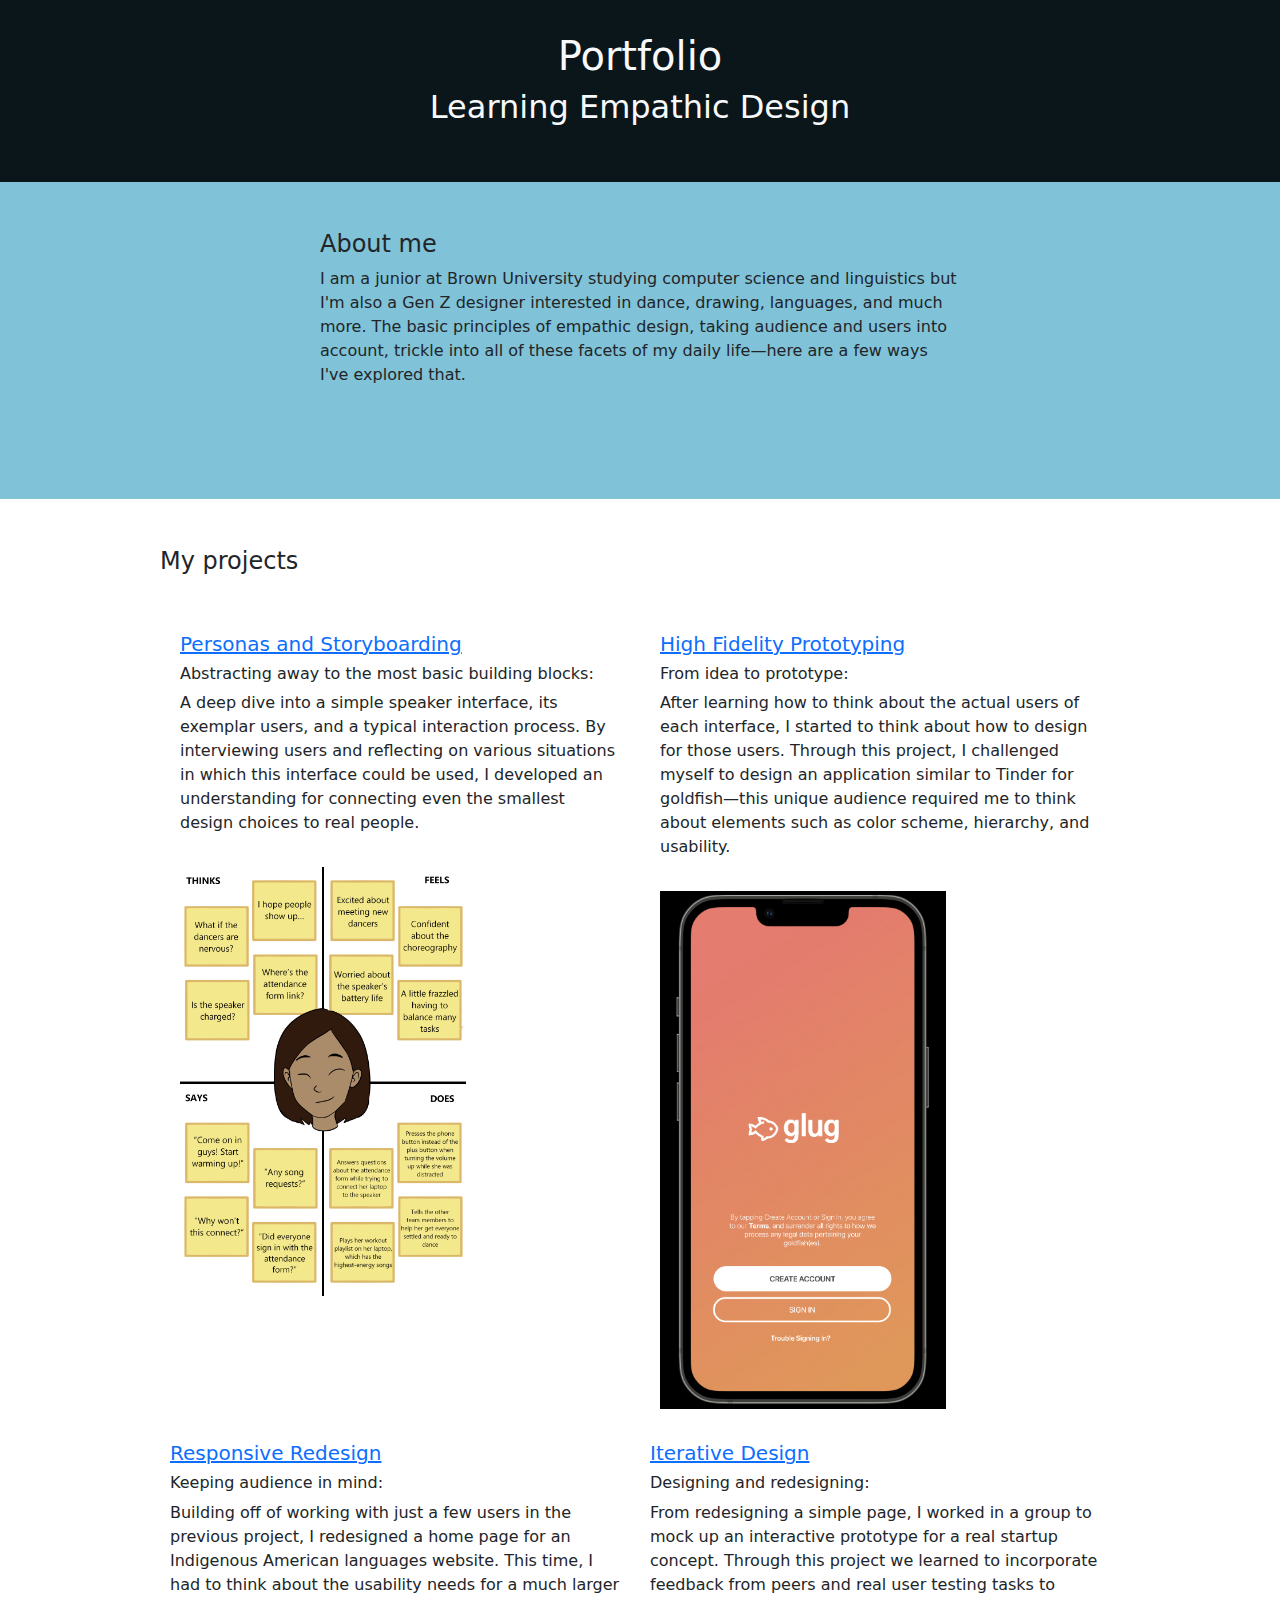
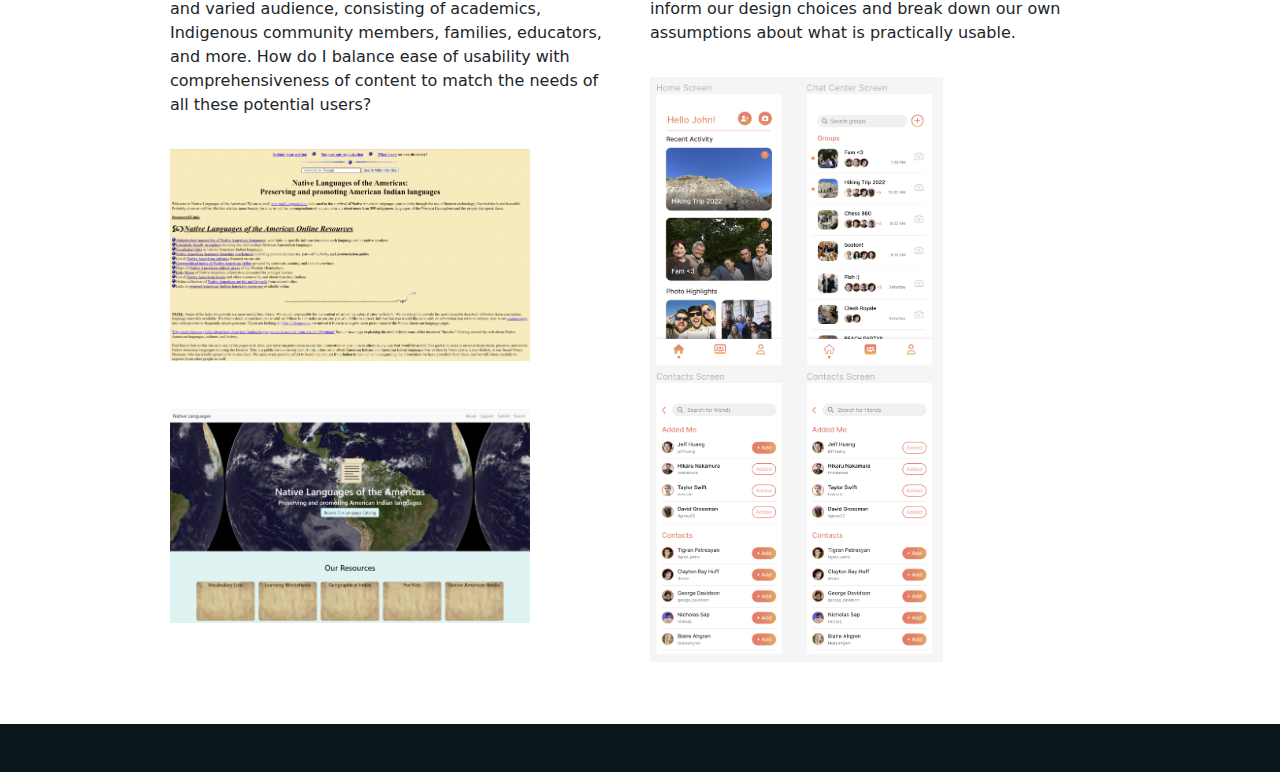
<file: index.html>
<!DOCTYPE html>
<!--basic setup template adapted from the bootstrap live coding video-->
<html lang="en">
<head> 
    <meta charset="utf-8">
    <meta name="viewport" content="width=device-width, initial-scale=1">
<link rel="stylesheet" href="bootstrap.css">
<link rel="stylesheet" href="style.css">
<title>Final Portfolio</title>
</head>
<body>
    <div id="main" class="main project d-flex flex-column justify-content-center align-items-center">
        <h1 class="text-light">Portfolio</h1>
        <h2 class="text-light subtitle">Learning Empathic Design</h2>
        <div class="about text project d-flex flex-column">
            <h4>About me</h4>
            <p class="text project">
                I am a junior at Brown University studying computer science and linguistics but I'm also a Gen Z designer interested in dance, drawing, languages, and much more. The basic principles of empathic design, taking audience and users into account, trickle into all of these facets of my daily life—here are a few ways I've explored that.
            </p>
        </div>

    <div class="projectsection">
        <!--<div class="project d-flex flex-column">-->
            <h4 class="text project">My projects</h4>
        <!--</div>-->
        <div class="text" style="display: flex;">
                <div style="width: 50%; padding: 0px 20px 0px 20px;">   
                    <a href="personas.html">
                        <h5>Personas and Storyboarding</h5>
                    </a>
                    <h6>Abstracting away to the most basic building blocks:</h6>
                    <p>A deep dive into a simple speaker interface, its exemplar users, and a typical interaction process. By interviewing users and reflecting on various situations in which this interface could be used, I developed an understanding for connecting even the smallest design choices to real people.</p>
                    <img src="images/000.png" alt="persona image" class="flexpersonas image2">
                </div>
                <div style="width: 50%; padding: 0px 20px 0px 20px;"> 
                    <a href="hifi.html">
                        <h5>High Fidelity Prototyping</h5>
                    </a>
                    <h6>From idea to prototype:</h6>
                    <p>After learning how to think about the actual users of each interface, I started to think about how to design for those users. Through this project, I challenged myself to design an application similar to Tinder for goldfish—this unique audience required me to think about elements such as color scheme, hierarchy, and usability.</p>
                    <img src="images/glug.png" alt="hi-fi prototype image" class="flexpersonas image2">
                </div>
            </div>
            <div class="text" style="display: flex;">
                <div style="width: 50%; padding: 0px 20px 30px 10px;">
                    <a href="redesign.html">
                        <h5>Responsive Redesign</h5>
                    </a>
                    <h6>Keeping audience in mind:</h6>
                    <p>Building off of working with just a few users in the previous project, I redesigned a home page for an Indigenous American languages website. This time, I had to think about the usability needs for a much larger and varied audience, consisting of academics, Indigenous community members, families, educators, and more. How do I balance ease of usability with comprehensiveness of content to match the needs of all these potential users?</p>
                    <img src="images/ogscreenshot.png" alt="before of redesign" class="flexpersonas image3">
                    <img src="images/00.png" alt="after of redesign" class="flexpersonas image3">

                </div>
                <div style="width: 50%; padding: 0px 20px 30px 10px;">
                    <a href="iterative.html">
                        <h5>Iterative Design</h5>
                    </a>
                    <h6>Designing and redesigning:</h6>
                    <p>From redesigning a simple page, I worked in a group to mock up an interactive prototype for a real startup concept. Through this project we learned to incorporate feedback from peers and real user testing tasks to inform our design choices and break down our own assumptions about what is practically usable.</p>
                    <img src="images/iterative.png" alt="figma screenshot" class="flexpersonas image2">
                </div>
            </div>
        </div>
    </div>
</body>
</html>
</file>
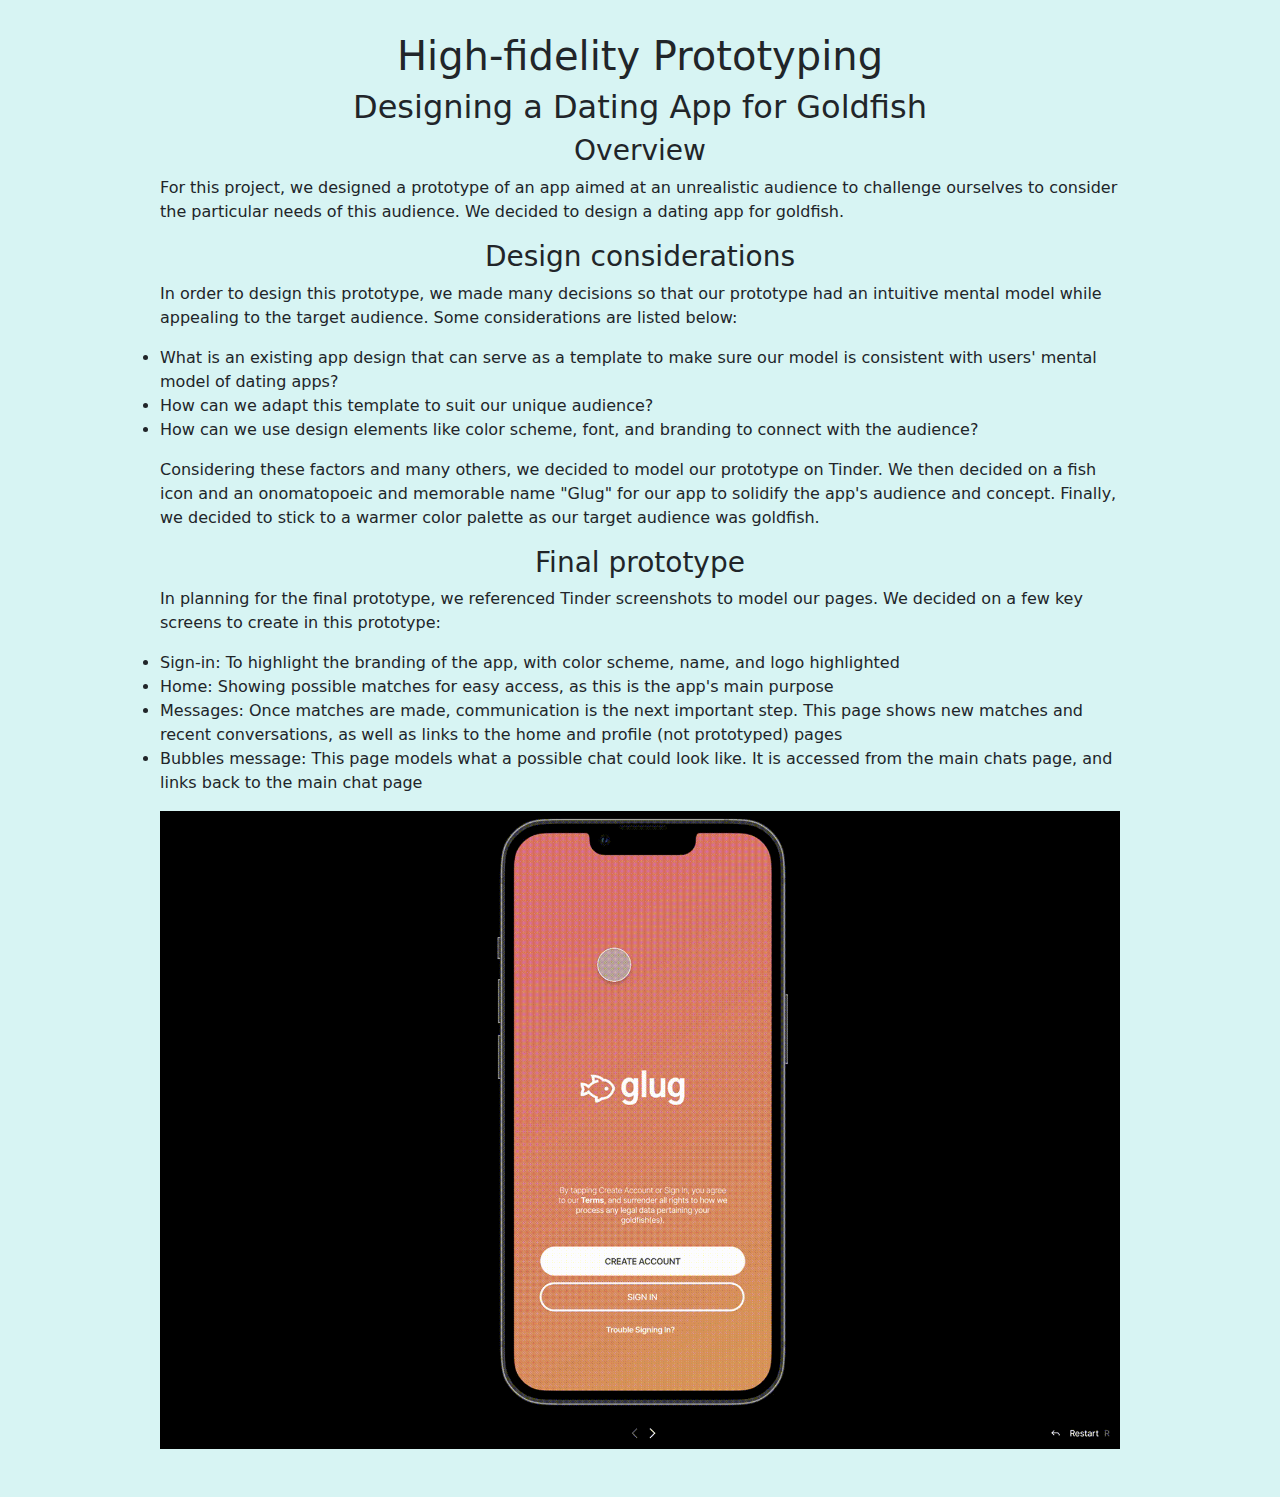
<file: hifi.html>
<!DOCTYPE html>
<!--basic setup template adapted from the bootstrap live coding video-->
<html lang="en">
<head> 
    <meta charset="utf-8">
    <meta name="viewport" content="width=device-width, initial-scale=1">
<link rel="stylesheet" href="bootstrap.css">
<link rel="stylesheet" href="style.css">
<title>High-fidelity Prototyping</title>
</head>
<body>
    <div id="hifi" class="hifi project">
        <div class="d-flex flex-column justify-content-center align-items-center">
            <h1>High-fidelity Prototyping</h1>
            <h2>Designing a Dating App for Goldfish</h2>
            <h3>Overview</h3>
            <p class="text">For this project, we designed a prototype of an app aimed at an unrealistic audience to challenge ourselves to consider the particular needs of this audience. We decided to design a dating app for goldfish.</p>
            <h3>Design considerations</h3>
            <p class="text">In order to design this prototype, we made many decisions so that our prototype had an intuitive mental model while appealing to the target audience. Some considerations are listed below:</p>
            <ul class="text">
                <li>What is an existing app design that can serve as a template to make sure our model is consistent with users' mental model of dating apps?</li>
                <li>How can we adapt this template to suit our unique audience?</li>
                <li>How can we use design elements like color scheme, font, and branding to connect with the audience?</li>
            </ul>
            <p class="text">Considering these factors and many others, we decided to model our prototype on Tinder. We then decided on a fish icon and an onomatopoeic and memorable name "Glug" for our app to solidify the app's audience and concept. Finally, we decided to stick to a warmer color palette as our target audience was goldfish.</p>
            <h3>Final prototype</h3>
            <p class="text">In planning for the final prototype, we referenced Tinder screenshots to model our pages. We decided on a few key screens to create in this prototype:</p>
            <ul class="text">
                <li>Sign-in: To highlight the branding of the app, with color scheme, name, and logo highlighted</li>
                <li>Home: Showing possible matches for easy access, as this is the app's main purpose</li>
                <li>Messages: Once matches are made, communication is the next important step. This page shows new matches and recent conversations, as well as links to the home and profile (not prototyped) pages</li>
                <li>Bubbles message: This page models what a possible chat could look like. It is accessed from the main chats page, and links back to the main chat page</li>
            </ul>
            <img src = "images/studio.gif" alt="Glug app demo" style="width: 60rem">
        </div>
    </div>
</body>
</html>
</file>
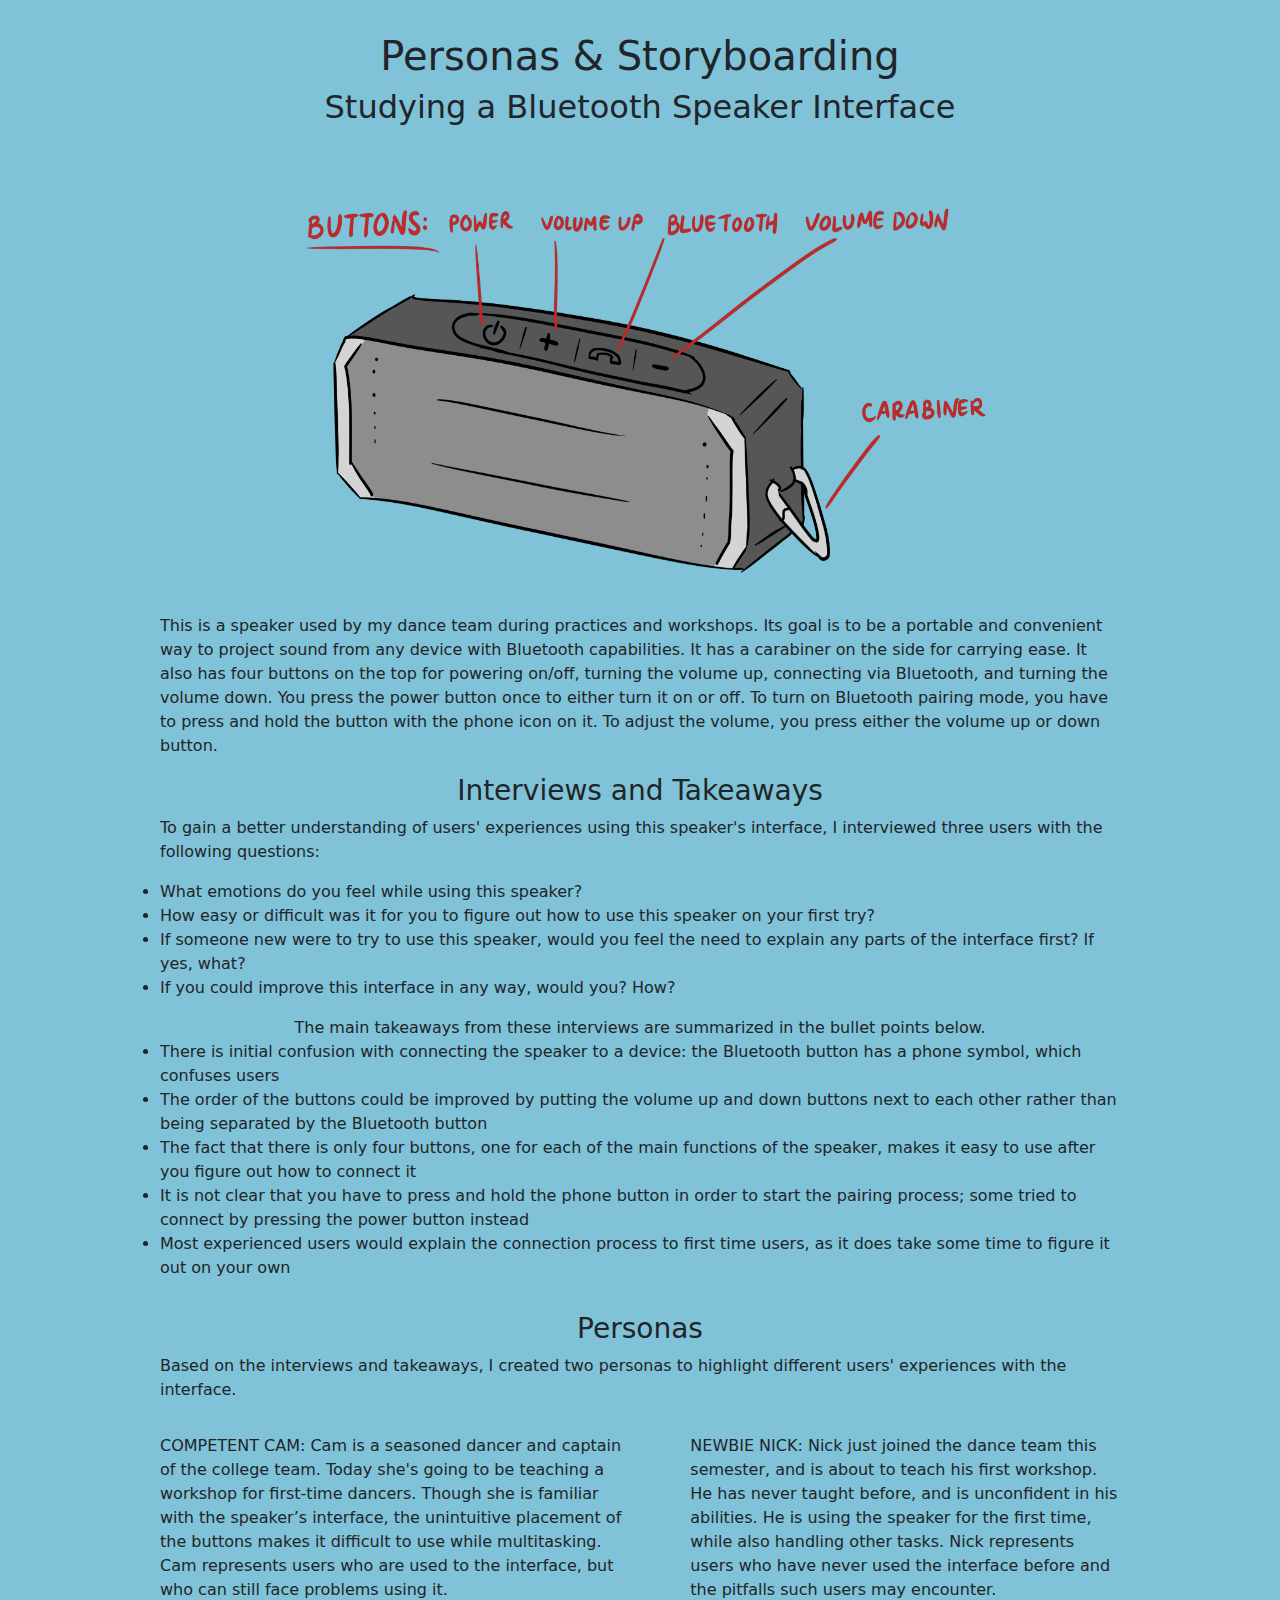
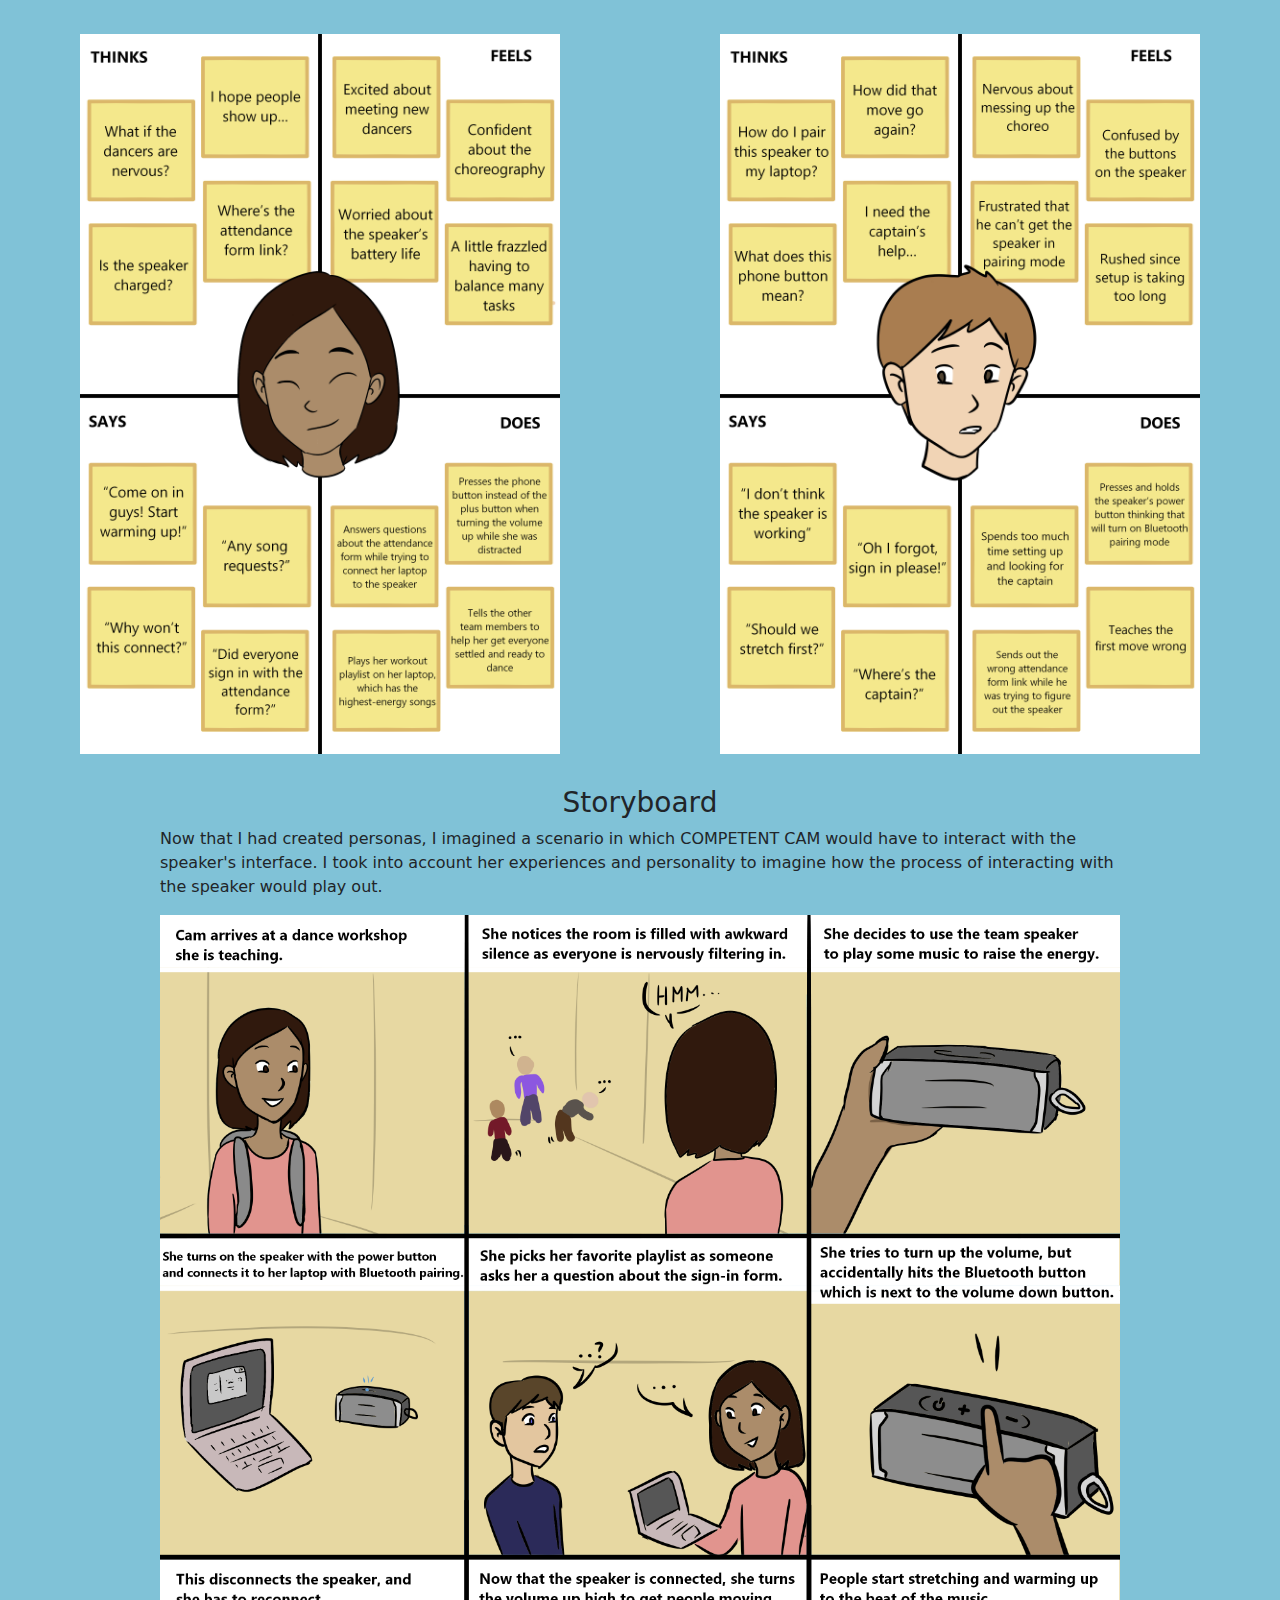
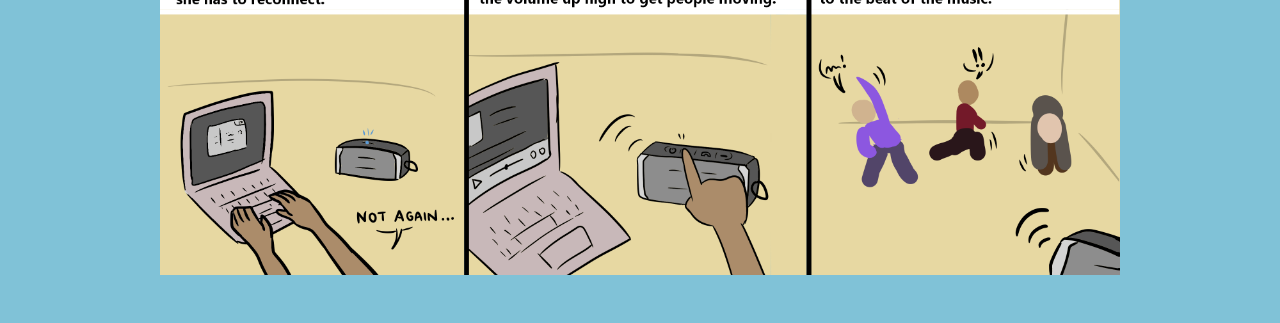
<file: personas.html>
<!DOCTYPE html>
<!--basic setup template adapted from the bootstrap live coding video-->
<html lang="en">
<head> 
    <meta charset="utf-8">
    <meta name="viewport" content="width=device-width, initial-scale=1">
<link rel="stylesheet" href="bootstrap.css">
<link rel="stylesheet" href="style.css">
<title>Personas and Storyboarding</title>
</head>
<body>
    <div id="personas" class="project personas">
        <div class="d-flex flex-column justify-content-center align-items-center">
            <h1>Personas & Storyboarding</h1>
            <h2>Studying a Bluetooth Speaker Interface</h2>
            <img src="images/cs1300assign1sketchtransparent.png" alt="annotated sketch of a Bluetooth speaker interface" style="width: 45rem; height:30rem">
            <p class="text">This is a speaker used by my dance team during practices and workshops. Its goal is to be a portable and convenient way to project sound from any device with Bluetooth capabilities. It has a carabiner on the side for carrying ease. It also has four buttons on the top for powering on/off, turning the volume up, connecting via Bluetooth, and turning the volume down. You press the power button once to either turn it on or off. To turn on Bluetooth pairing mode, you have to press and hold the button with the phone icon on it. To adjust the volume, you press either the volume up or down button.</p>
            <h3>Interviews and Takeaways</h3>
            <p class="text">To gain a better understanding of users' experiences using this speaker's interface, I interviewed three users with the following questions:
                
                <ul class="text">
                    <li>What emotions do you feel while using this speaker?</li>
                    <li>How easy or difficult was it for you to figure out how to use this speaker on your first try?</li>
                    <li>If someone new were to try to use this speaker, would you feel the need to explain any parts of the interface first? If yes, what?</li>
                    <li>If you could improve this interface in any way, would you? How?</li>
                </ul>
                The main takeaways from these interviews are summarized in the bullet points below.
                
                <ul class="text">
                    <li>There is initial confusion with connecting the speaker to a device: the Bluetooth button has a phone symbol, which confuses users</li>
                    <li>The order of the buttons could be improved by putting the volume up and down buttons next to each other rather than being separated by the Bluetooth button</li>
                    <li>The fact that there is only four buttons, one for each of the main functions of the speaker, makes it easy to use after you figure out how to connect it</li>
                    <li>It is not clear that you have to press and hold the phone button in order to start the pairing process; some tried to connect by pressing the power button instead</li>
                    <li>Most experienced users would explain the connection process to first time users, as it does take some time to figure it out on your own</li>
                </ul>
            </p>
            <h3>Personas</h3>
            <p class="text">Based on the interviews and takeaways, I created two personas to highlight different users' experiences with the interface.</p>
        </div>
        <div class="flextext">
            <p class="captiontextleft">COMPETENT CAM: Cam is a seasoned dancer and captain of the college team. Today she's going to be teaching a workshop for first-time dancers. Though she is familiar with the speaker’s interface, the unintuitive placement of the buttons makes it difficult to use while multitasking. Cam represents users who are used to the interface, but who can still face problems using it.</p>
            <p class="captiontextright">NEWBIE NICK: Nick just joined the dance team this semester, and is about to teach his first workshop. He has never taught before, and is unconfident in his abilities. He is using the speaker for the first time, while also handling other tasks. Nick represents users who have never used the interface before and the pitfalls such users may encounter.</p>
        </div>
        <div class="flexpersonas">
            <img src ="images/000.png" alt="COMPETENT CAM persona empathy map" style="width: 30rem; height:45rem">
            <img src ="images/001.png" alt="NEWBIE NICK persona empathy map" style="width: 30rem; height:45rem">
        </div>
        <div class="d-flex flex-column justify-content-center align-items-center">
            <h3>Storyboard</h3>
            <p class="text">Now that I had created personas, I imagined a scenario in which COMPETENT CAM would have to interact with the speaker's interface. I took into account her experiences and personality to imagine how the process of interacting with the speaker would play out.</p>
            <img src ="images/storyboard.png" alt="Storyboard of COMPETENT CAM using the speaker" style="width: 60rem; height:60rem">
        </div>
    </div>
</body>
</html>
</file>
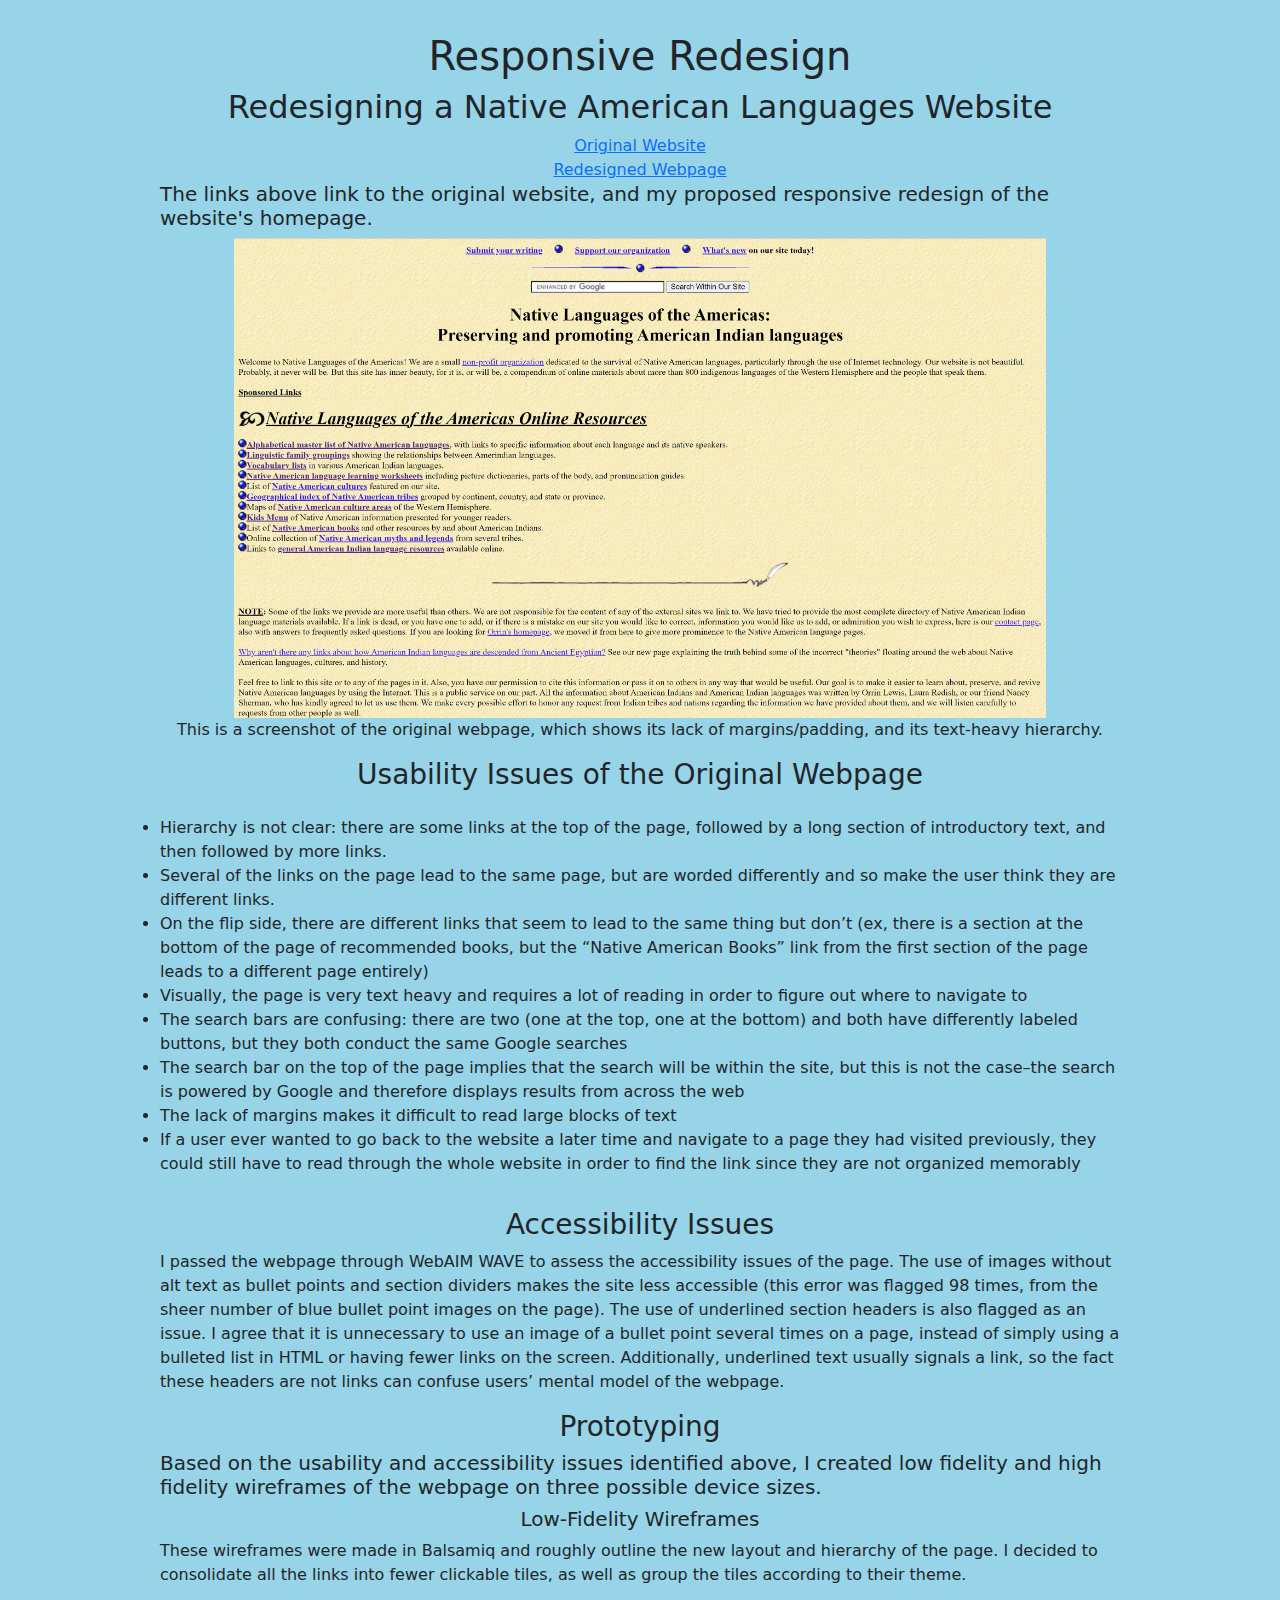
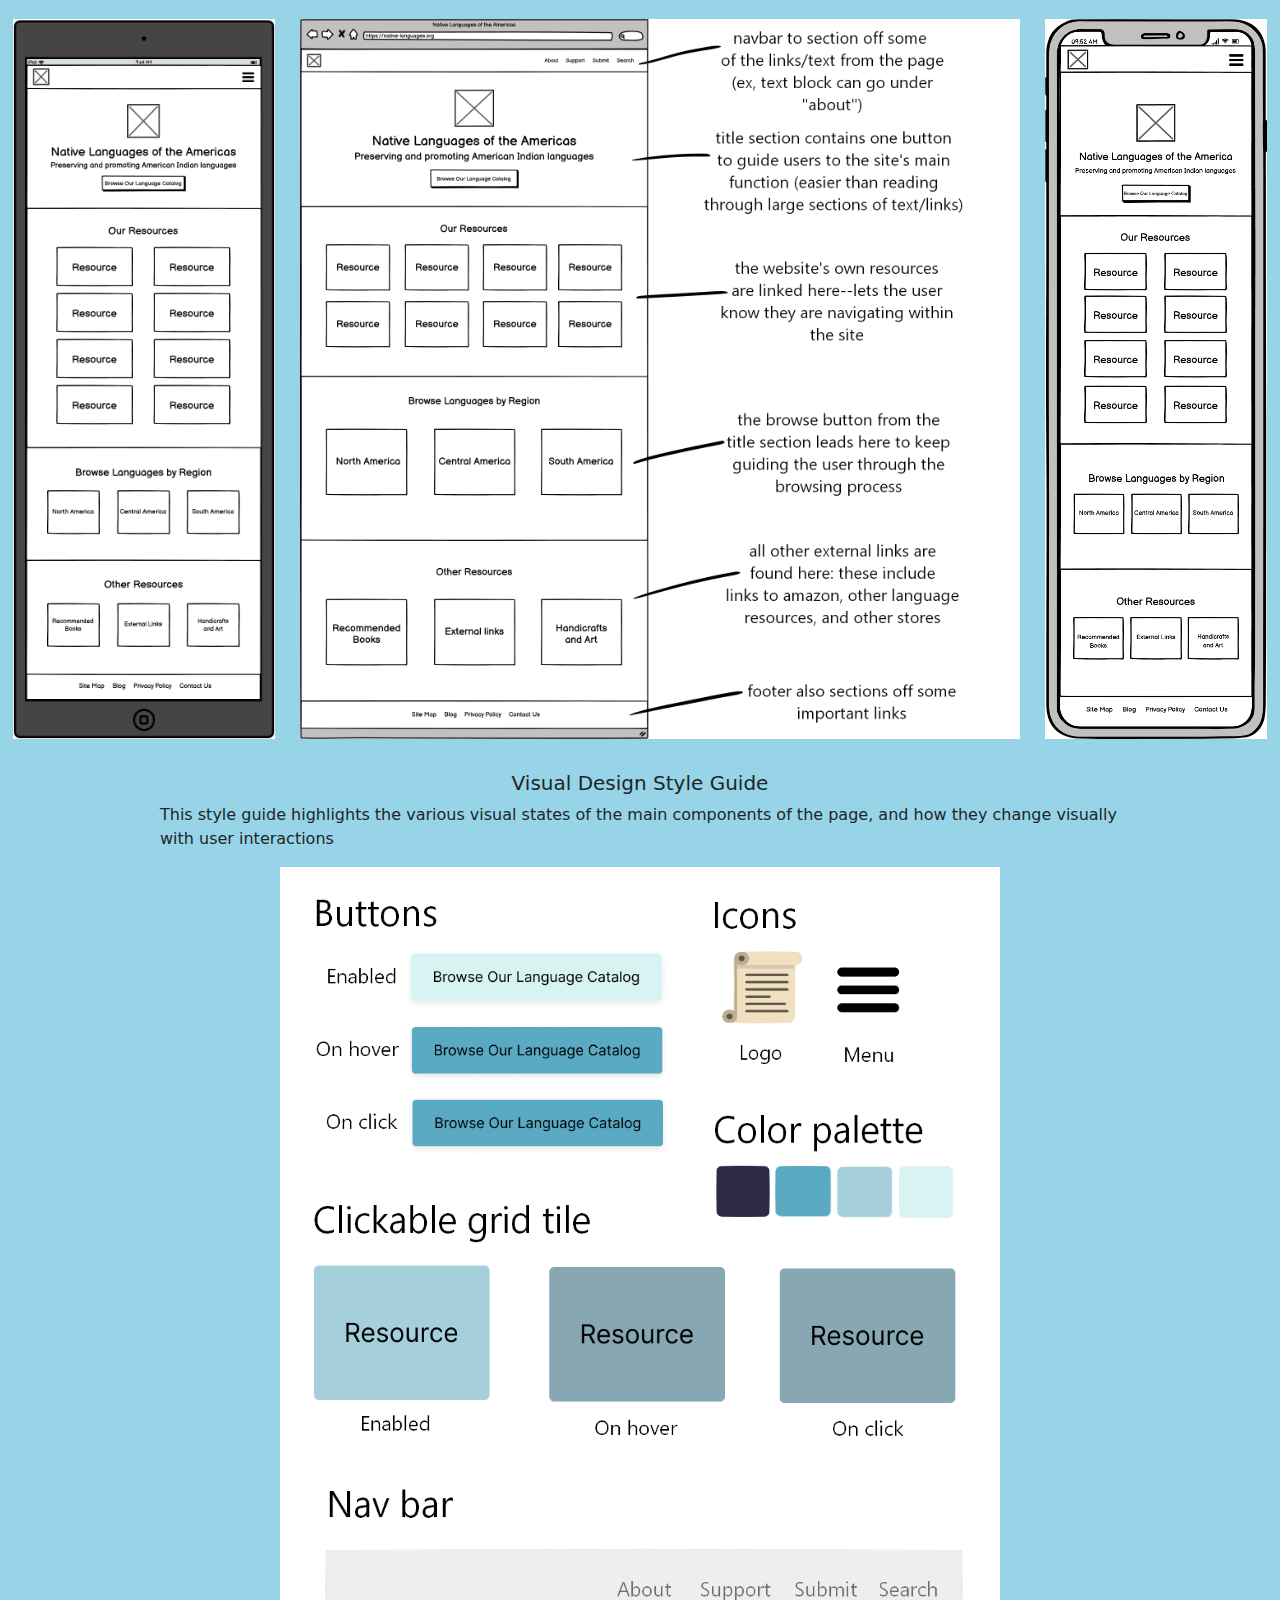
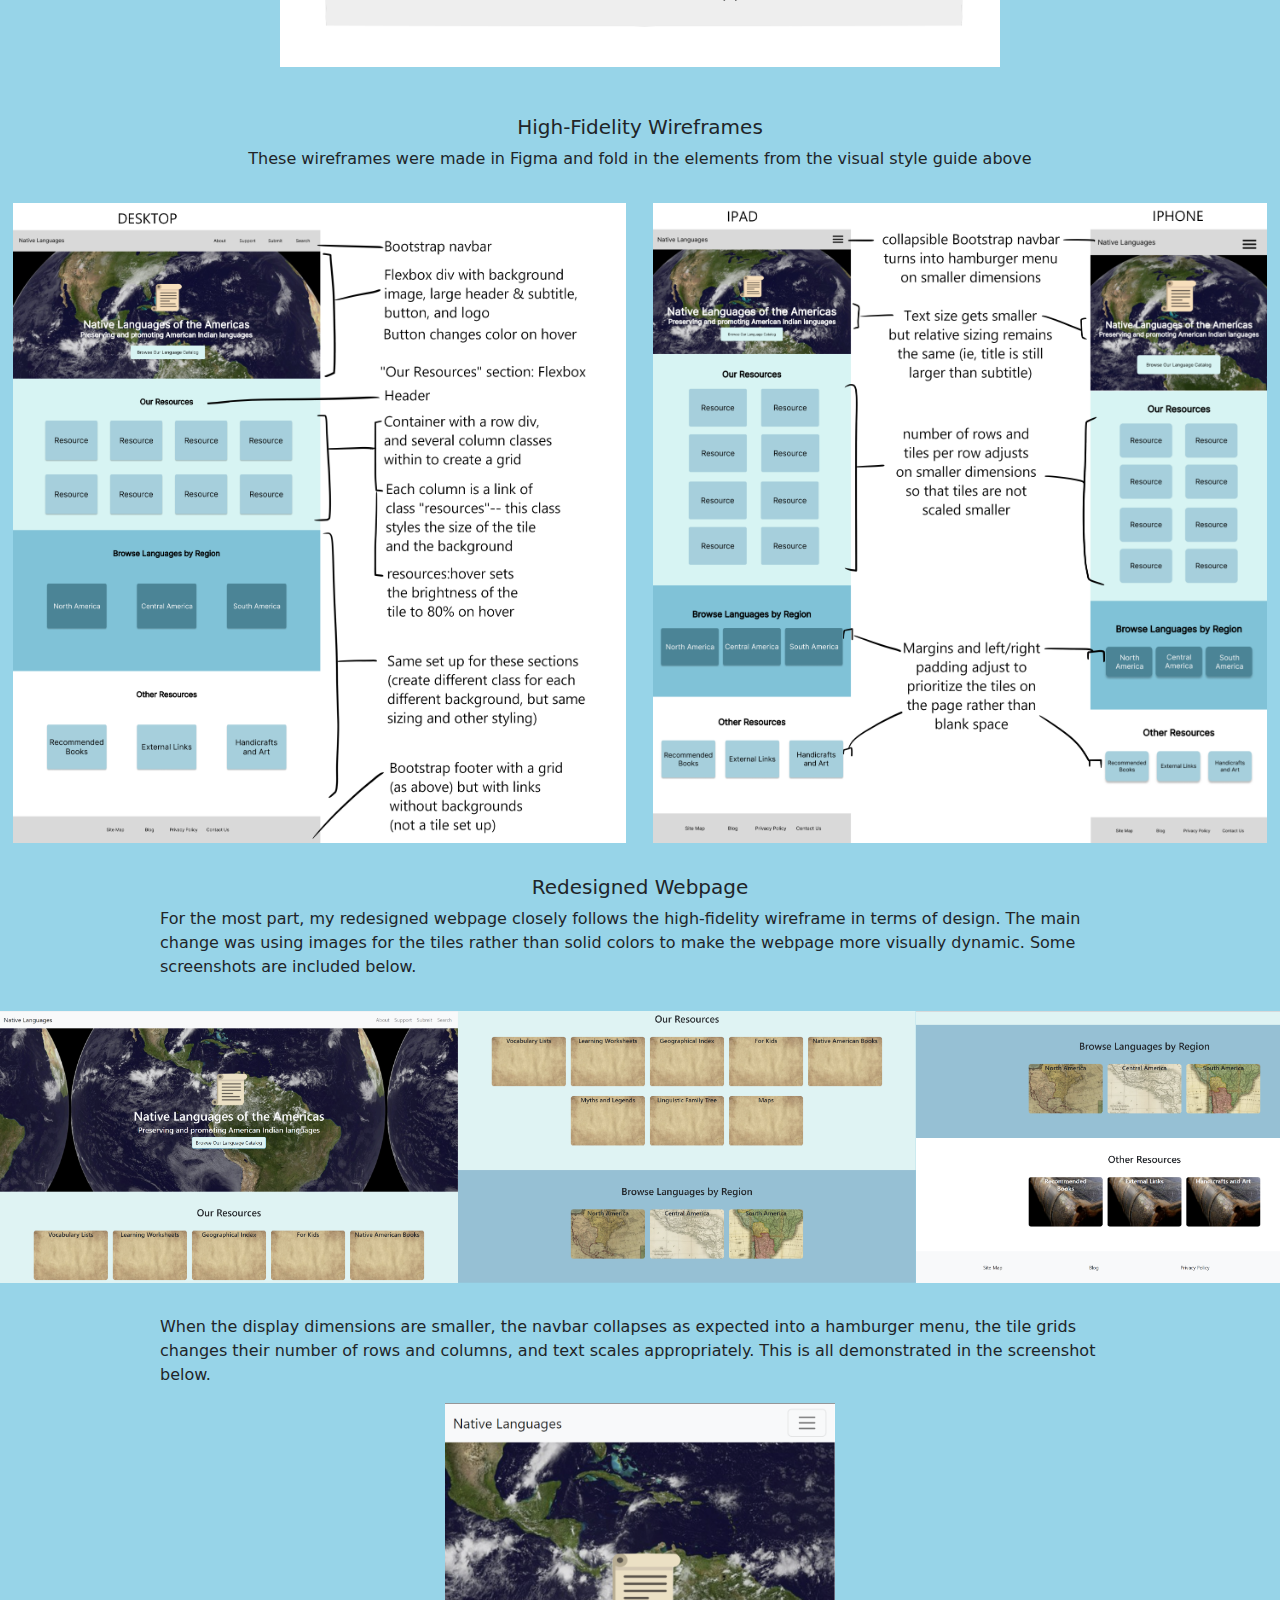
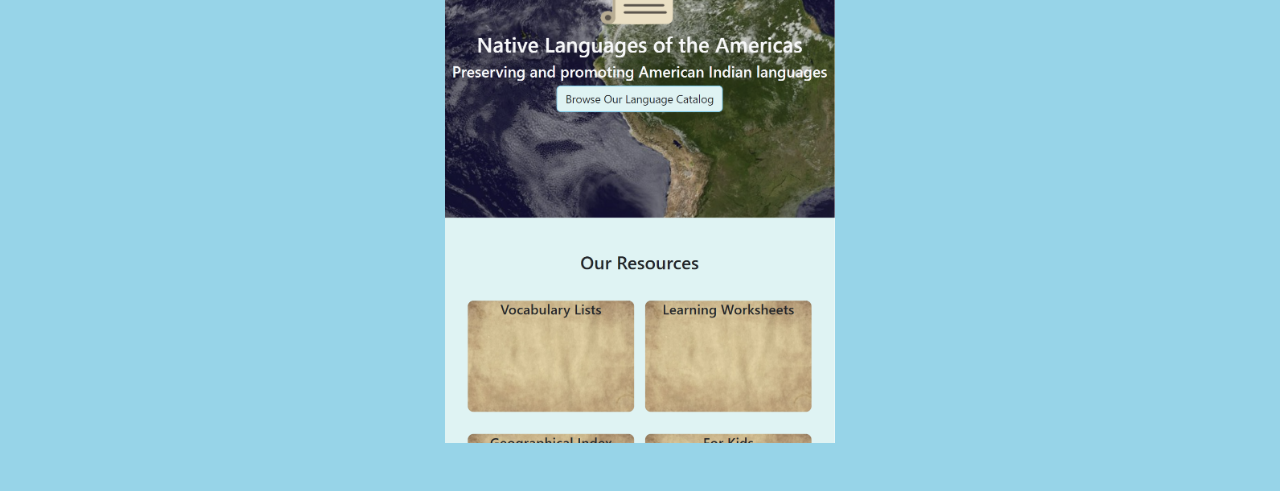
<file: redesign.html>
<!DOCTYPE html>
<!--basic setup template adapted from the bootstrap live coding video-->
<html lang="en">
<head> 
    <meta charset="utf-8">
    <meta name="viewport" content="width=device-width, initial-scale=1">
<link rel="stylesheet" href="bootstrap.css">
<link rel="stylesheet" href="style.css">
<title>High-fidelity Prototyping</title>
</head>
<body>
    <div id="redesign" class="redesign project">
        <div class="d-flex flex-column justify-content-center align-items-center">
            <h1>Responsive Redesign</h1>
            <h2>Redesigning a Native American Languages Website</h2>
            <a href="http://www.native-languages.org/">Original Website</a>
            <a href="https://ecstaticpanther144.github.io/responsiveredesign/">Redesigned Webpage</a>
            <h5 class="text">The links above link to the original website, and my proposed responsive redesign of the website's homepage.</h5>
            <img src="images/ogscreenshot.png" alt="a screenshot of the original webpage" style="height:30rem">
            <p class="text">This is a screenshot of the original webpage, which shows its lack of margins/padding, and its text-heavy hierarchy.</p>
            <h3>Usability Issues of the Original Webpage</h3>
            <p class="text">
                <ul class="text">
                    <li>Hierarchy is not clear: there are some links at the top of the page, followed by a long section of introductory text, and then followed by more links.</li>
                    <li>Several of the links on the page lead to the same page, but are worded differently and so make the user think they are different links.</li>
                    <li>On the flip side, there are different links that seem to lead to the same thing but don’t (ex, there is a section at the bottom of the page of recommended books, but the “Native American Books” link from the first section of the page leads to a different page entirely)</li>
                    <li>Visually, the page is very text heavy and requires a lot of reading in order to figure out where to navigate to</li>
                    <li>The search bars are confusing: there are two (one at the top, one at the bottom) and both have differently labeled buttons, but they both conduct the same Google searches</li>
                    <li>The search bar on the top of the page implies that the search will be within the site, but this is not the case–the search is powered by Google and therefore displays results from across the web</li>
                    <li>The lack of margins makes it difficult to read large blocks of text</li>
                    <li>If a user ever wanted to go back to the website a later time and navigate to a page they had visited previously, they could still have to read through the whole website in order to find the link since they are not organized memorably</li>
                </ul>
            </p>
            <h3>Accessibility Issues</h3>
            <p class="text">I passed the webpage through WebAIM WAVE to assess the accessibility issues of the page. The use of images without alt text as bullet points and section dividers makes the site less accessible (this error was flagged 98 times, from the sheer number of blue bullet point images on the page). The use of underlined section headers is also flagged as an issue. I agree that it is unnecessary to use an image of a bullet point several times on a page, instead of simply using a bulleted list in HTML or having fewer links on the screen. Additionally, underlined text usually signals a link, so the fact these headers are not links can confuse users’ mental model of the webpage.</p>
            <h3>Prototyping</h3>
            <h5 class="text">Based on the usability and accessibility issues identified above, I created low fidelity and high fidelity wireframes of the webpage on three possible device sizes.</h5>
            <h5>Low-Fidelity Wireframes</h5>
            <p class="text">These wireframes were made in Balsamiq and roughly outline the new layout and hierarchy of the page. I decided to consolidate all the links into fewer clickable tiles, as well as group the tiles according to their theme.</p>
        </div>
        <div class="wireframe">
            <img src ="images/ipadlofi.png" alt="low-fidelity ipad wireframe" style="height:45rem">
            <img src ="images/annotations.png" alt="low-fidelity desktop wireframe with annotations" style="width: 45rem; height:45rem">
            <img src ="images/iphonelofi.png" alt="low-fidelity iphone wireframe" style="height:45rem">
        </div>
        <div class="d-flex flex-column justify-content-center align-items-center styleguide">
            <h5>Visual Design Style Guide</h5>
            <p class="text">This style guide highlights the various visual states of the main components of the page, and how they change visually with user interactions</p>
            <img src ="images/visualdesignstyleguide.png" alt="Visual design style guide graphic" style="width: 45rem; height:50rem">
        </div>
        <div class="d-flex flex-column justify-content-center align-items-center">    
            <h5>High-Fidelity Wireframes</h5>
            <p class="text">These wireframes were made in Figma and fold in the elements from the visual style guide above</p>
        </div>
        <div class="wireframe">
            <img src ="images/desktophifiannote.png" alt="high-fidelity desktop wireframe with annotations" style="height:40rem">
            <img src ="images/ipadhifiannote.png" alt="high-fidelity ipad and iphone wireframe with annotations" style="height:40rem">
        </div>
        <div class="d-flex flex-column justify-content-center align-items-center">    
            <h5>Redesigned Webpage</h5>
            <p class="text">For the most part, my redesigned webpage closely follows the high-fidelity wireframe in terms of design. The main change was using images for the tiles rather than solid colors to make the webpage more visually dynamic. Some screenshots are included below.</p>
        </div>
        <div class="wireframe">
            <img src ="images/00.png" alt="screenshot of the top half of redesigned page" style="height:17rem">
            <img src ="images/01.png" alt="screenshot of the middle of the redesigned page" style="height:17rem">
            <img src ="images/002.png" alt="screenshot of the bottom of the redesigned page" style="height:17rem">
        </div>
        <div class="d-flex flex-column justify-content-center align-items-center">    
            <p class="text">When the display dimensions are smaller, the navbar collapses as expected into a hamburger menu, the tile grids changes their number of rows and columns, and text scales appropriately. This is all demonstrated in the screenshot below.</p>
            <img src ="images/responsivescreenshots.png" alt="screenshot of a narrow dimension display of the page" style="height:40rem">
        </div>
    </div>
</body>
</html>
</file>
<file: style.css>
body {
    /*padding-left: 10rem;
    padding-right: 10rem;
    padding-top: 2rem;
    padding-bottom: 2rem;*/
}
.flexpersonas {
    display: flex;
    justify-content: space-around;
    padding-bottom: 2rem;
    padding-top: 1rem;
 }

 .flextext{
    display: flex;
    justify-content: space-between;
    padding-top: 1rem;
 }

 .wireframe {
     display: flex;
     justify-content: space-around;
     padding-bottom: 2rem;
     padding-top: 1rem;
  }

 .styleguide{
    padding-bottom: 3rem;
 }


 .project{
    padding-bottom: 3rem;
 }

.personas{
    background-color: #80C2D7;
}

 .redesign{
    background-color: #97d4e8;
 }

 .iterative{
    background-color: #d4eff2;
}

.hifi{
    background-color: #D7F4F3;
}

 .text{
    padding-left: 10rem;
    padding-right: 10rem;
 }

 .captiontextleft{
    padding-left: 10rem;
    padding-right: 2rem;
 }
 .captiontextright{
    padding-right: 10rem;
    padding-left: 2rem;
 }

 h1{
    padding-top: 2rem;
 }

 .main{
    background-color: #0a161a;
 }

 .subtitle{
    padding-bottom: 3rem;
 }
 
 .mainbutton{
    padding-top: 2rem;
 }

.image2{
    width: 65%;
    height: auto;
}

.image3{
    width: 80%;
    height: auto;
}

 /*iterative*/
 .image {
    width: 80%;
    height: auto;
}
.image1 {
    width: 80%;
    height: auto;
    text-align: left;
}

.quote{
    font-family: "DM Sans", sans-serif;
    font-size: 1.1em;
    font-weight:lighter; 
    width:60%;
    text-align: center;
    margin:auto;
}

.box {
    height: 600px;
}

.content {
    padding: 30px 200px 10px 200px;
}

.list {
    font-size: 1.1em;
}

h4{
    padding-left: 10rem;
    padding-top: 3rem;
}

.about{
    background-color: #80C2D7;
}

.projectsection{
    background-color: white;
}
</file>
